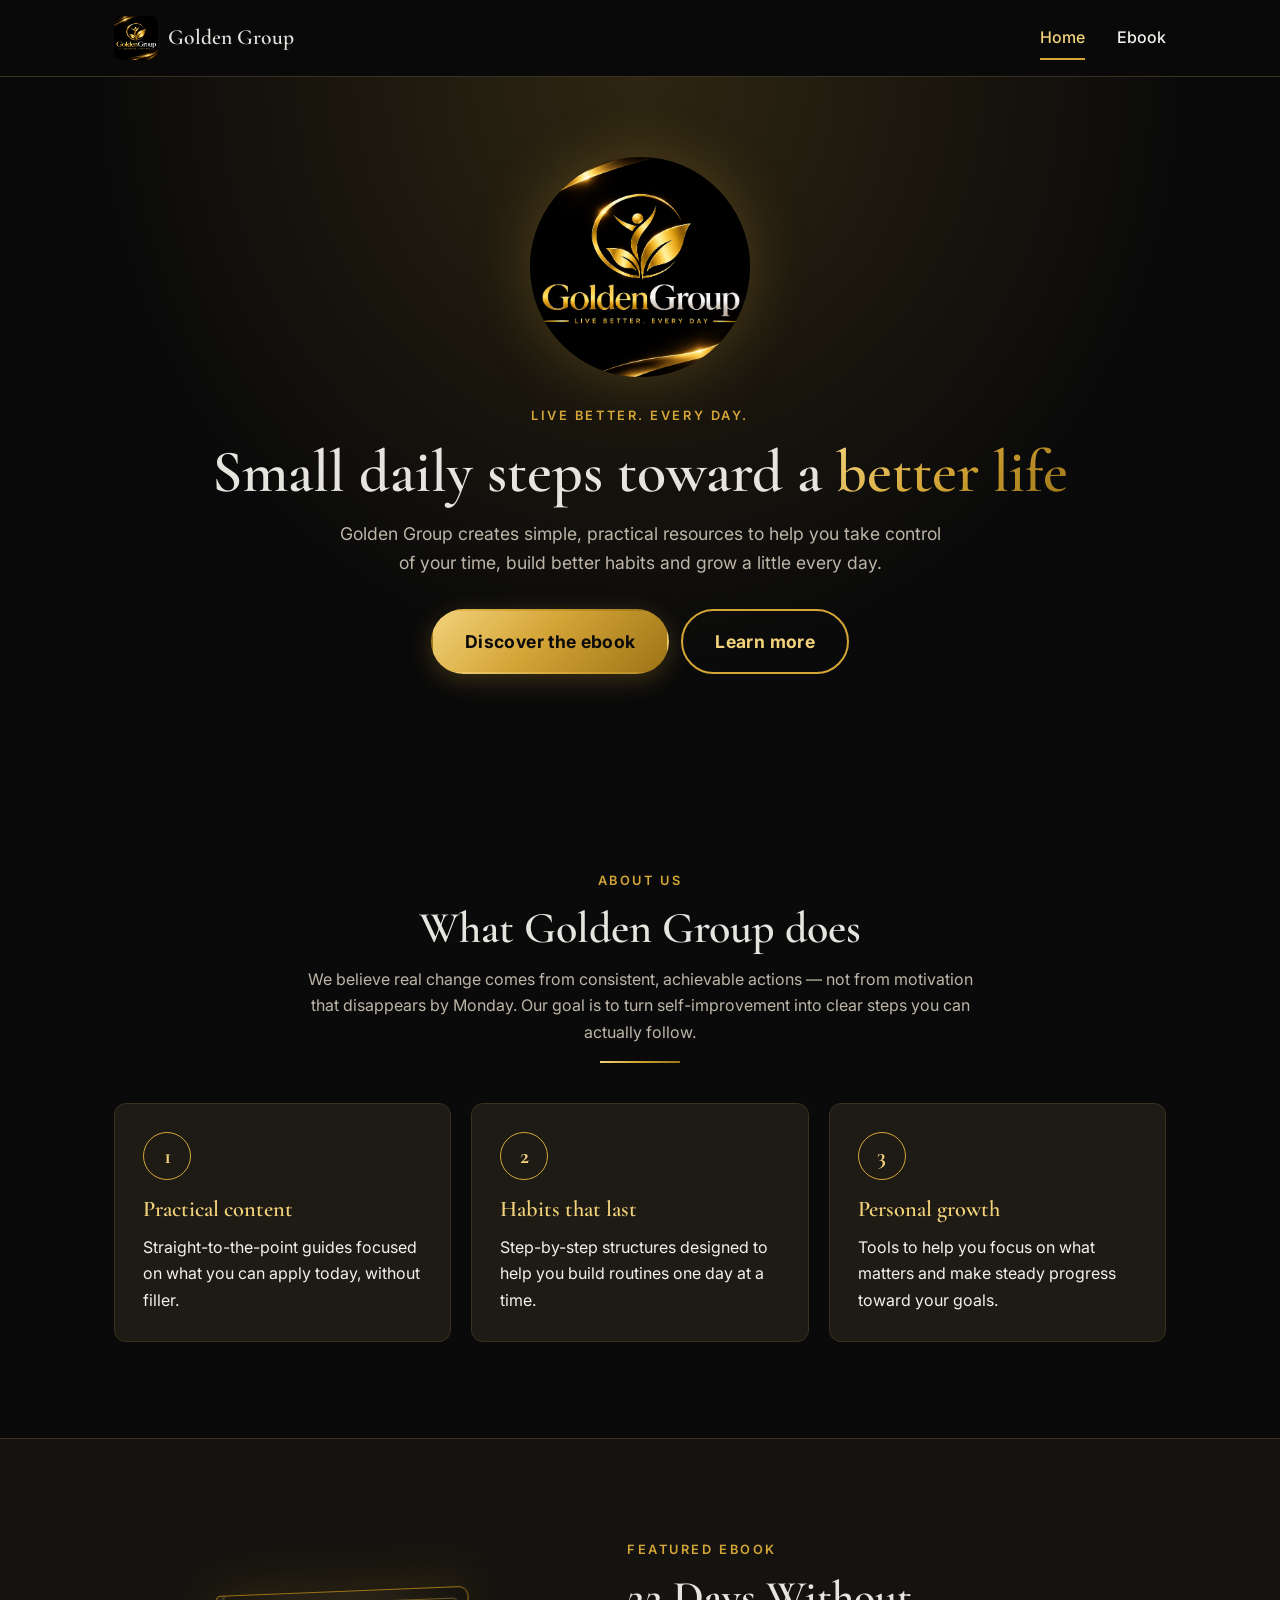
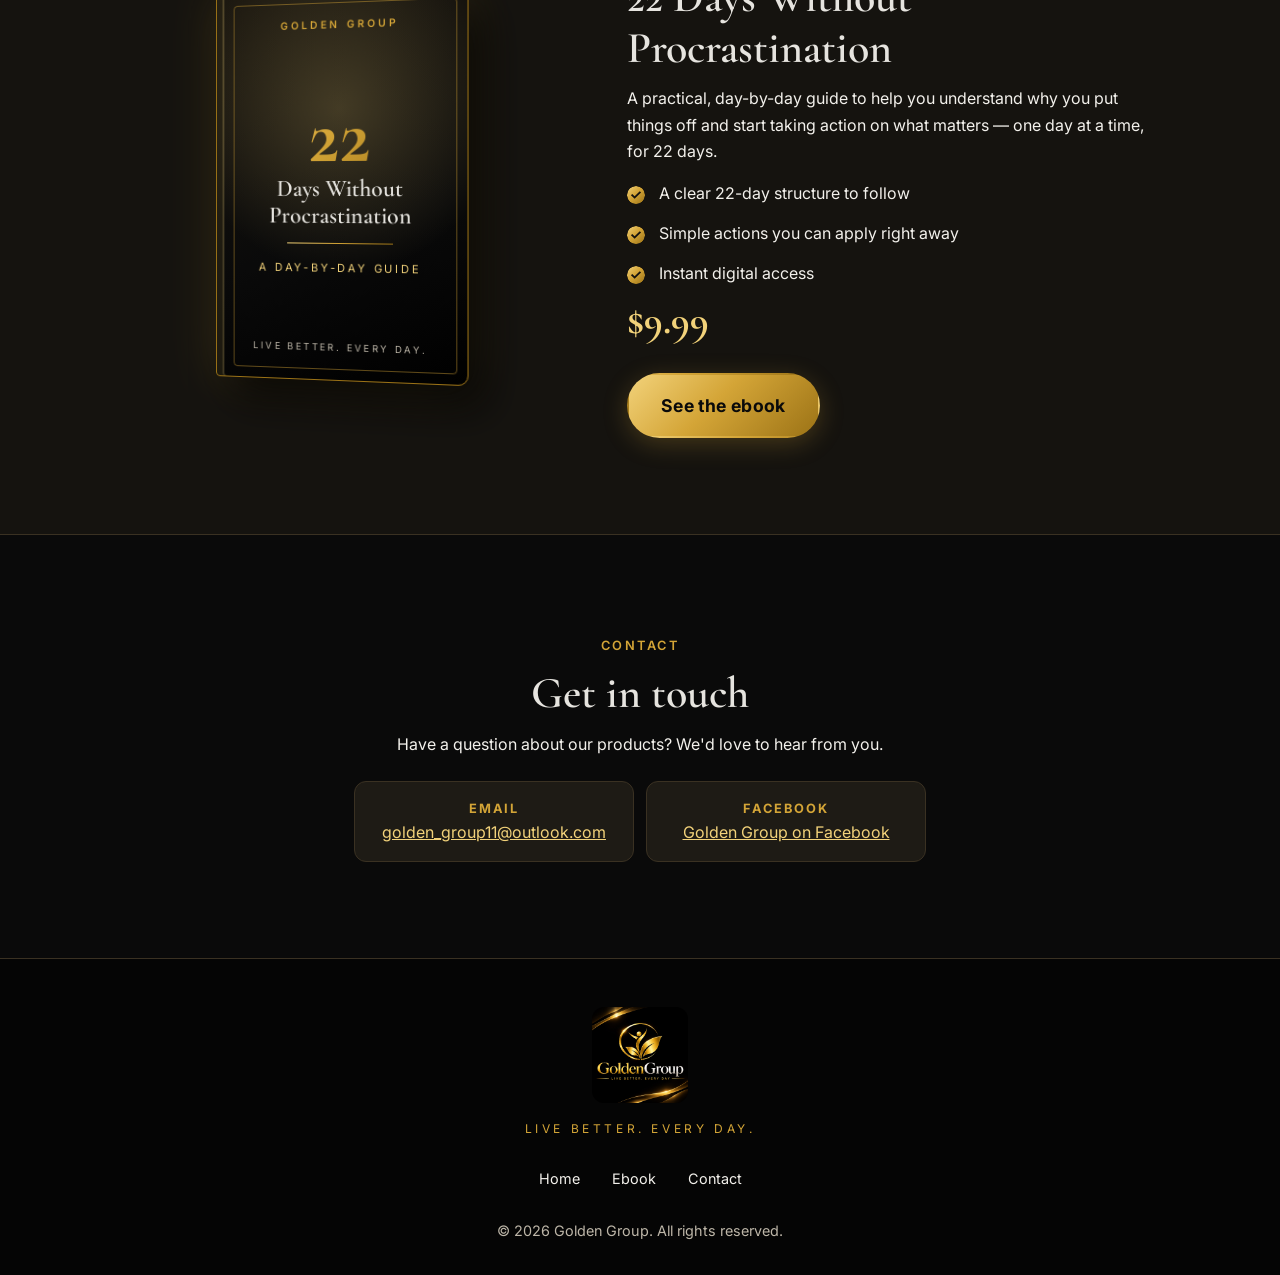
<file: index.html>
<!DOCTYPE html>
<html lang="en" class="no-js">
<head>
  <meta charset="UTF-8">
  <meta name="viewport" content="width=device-width, initial-scale=1">
  <title>Golden Group — Live Better. Every Day.</title>
  <meta name="description" content="Golden Group creates practical resources to help you build better habits and live better, every day.">
  <meta name="theme-color" content="#0a0a0a">

  <meta property="og:title" content="Golden Group — Live Better. Every Day.">
  <meta property="og:description" content="Practical resources to help you build better habits and live better, every day.">
  <meta property="og:type" content="website">
  <meta property="og:image" content="assets/logo.png">

  <link rel="icon" type="image/png" href="assets/favicon.png">
  <link rel="apple-touch-icon" href="assets/logo.png">

  <link rel="preconnect" href="https://fonts.googleapis.com">
  <link rel="preconnect" href="https://fonts.gstatic.com" crossorigin>
  <link href="https://fonts.googleapis.com/css2?family=Cormorant+Garamond:wght@500;600;700&family=Inter:wght@400;500;600;700&display=swap" rel="stylesheet">
  <link rel="stylesheet" href="css/style.css">
</head>
<body>
  <a class="skip-link" href="#main">Skip to content</a>

  <header class="site-header">
    <div class="container header-inner">
      <a class="brand" href="index.html">
        <img src="assets/logo.png" alt="" width="44" height="44">
        <span>Golden Group</span>
      </a>
      <button class="nav-toggle" type="button" aria-expanded="false" aria-controls="site-nav" aria-label="Open menu">
        <span class="nav-toggle-bar" aria-hidden="true"></span>
      </button>
      <nav id="site-nav" class="site-nav" aria-label="Main">
        <ul class="nav-list">
          <li><a href="index.html" aria-current="page">Home</a></li>
          <li><a href="ebook.html">Ebook</a></li>
        </ul>
      </nav>
    </div>
  </header>

  <main id="main">
    <!-- Hero -->
    <section class="hero" aria-labelledby="hero-title">
      <div class="container">
        <img class="hero-logo" src="assets/logo.png" alt="Golden Group logo" width="220" height="220">
        <span class="eyebrow">Live better. Every day.</span>
        <h1 id="hero-title">Small daily steps toward a <span class="text-gold">better life</span></h1>
        <p class="lead">
          Golden Group creates simple, practical resources to help you take control of your time,
          build better habits and grow a little every day.
        </p>
        <div class="hero-actions">
          <a class="btn btn-primary btn-lg" href="ebook.html">Discover the ebook</a>
          <a class="btn btn-outline btn-lg" href="#about">Learn more</a>
        </div>
      </div>
    </section>

    <!-- About -->
    <section id="about" class="section" aria-labelledby="about-title">
      <div class="container">
        <div class="section-header">
          <span class="eyebrow">About us</span>
          <h2 id="about-title">What Golden Group does</h2>
          <p>
            We believe real change comes from consistent, achievable actions — not from
            motivation that disappears by Monday. Our goal is to turn self-improvement into
            clear steps you can actually follow.
          </p>
          <hr class="divider">
        </div>

        <div class="grid grid-3">
          <article class="card">
            <span class="card-icon" aria-hidden="true">1</span>
            <h3>Practical content</h3>
            <p>Straight-to-the-point guides focused on what you can apply today, without filler.</p>
          </article>
          <article class="card">
            <span class="card-icon" aria-hidden="true">2</span>
            <h3>Habits that last</h3>
            <p>Step-by-step structures designed to help you build routines one day at a time.</p>
          </article>
          <article class="card">
            <span class="card-icon" aria-hidden="true">3</span>
            <h3>Personal growth</h3>
            <p>Tools to help you focus on what matters and make steady progress toward your goals.</p>
          </article>
        </div>
      </div>
    </section>

    <!-- Ebook highlight -->
    <section id="ebook" class="section section-alt" aria-labelledby="ebook-title">
      <div class="container feature">
        <div class="cover-wrap">
          <div class="ebook-cover" role="img" aria-label="Cover of the ebook 22 Days Without Procrastination, by Golden Group">
            <span class="cover-brand" aria-hidden="true">Golden Group</span>
            <div aria-hidden="true">
              <span class="cover-number text-gold">22</span>
              <span class="cover-title">Days Without Procrastination</span>
              <div class="cover-rule"></div>
              <span class="cover-sub">A day-by-day guide</span>
            </div>
            <span class="cover-footer" aria-hidden="true">Live better. Every day.</span>
          </div>
        </div>

        <div class="feature-body">
          <span class="eyebrow">Featured ebook</span>
          <h2 id="ebook-title">22 Days Without Procrastination</h2>
          <p>
            A practical, day-by-day guide to help you understand why you put things off and
            start taking action on what matters — one day at a time, for 22 days.
          </p>
          <ul class="check-list">
            <li>A clear 22-day structure to follow</li>
            <li>Simple actions you can apply right away</li>
            <li>Instant digital access</li>
          </ul>
          <p class="price" aria-label="Price: 9 dollars and 99 cents">$9.99</p>
          <a class="btn btn-primary btn-lg" href="ebook.html">See the ebook</a>
        </div>
      </div>
    </section>

    <!-- Contact -->
    <section id="contact" class="section" aria-labelledby="contact-title">
      <div class="container contact-box">
        <span class="eyebrow">Contact</span>
        <h2 id="contact-title">Get in touch</h2>
        <p>Have a question about our products? We'd love to hear from you.</p>
        <ul class="contact-list">
          <li>
            <strong>Email</strong>
            <a href="mailto:golden_group11@outlook.com">golden_group11@outlook.com</a>
          </li>
          <li>
            <strong>Facebook</strong>
            <a href="https://www.facebook.com/share/19aUTb1o5b/?mibextid=wwXIfr" target="_blank" rel="noopener noreferrer">Golden Group on Facebook<span class="visually-hidden"> (opens in a new tab)</span></a>
          </li>
        </ul>
      </div>
    </section>
  </main>

  <footer class="site-footer">
    <div class="container">
      <img class="footer-logo" src="assets/logo.png" alt="Golden Group logo" width="96" height="96" loading="lazy">
      <p class="footer-tagline">Live better. Every day.</p>
      <nav class="footer-nav" aria-label="Footer">
        <ul>
          <li><a href="index.html">Home</a></li>
          <li><a href="ebook.html">Ebook</a></li>
          <li><a href="index.html#contact">Contact</a></li>
        </ul>
      </nav>
      <p class="copyright">&copy; <span id="year">2026</span> Golden Group. All rights reserved.</p>
    </div>
  </footer>

  <script src="js/main.js"></script>
</body>
</html>
</file>
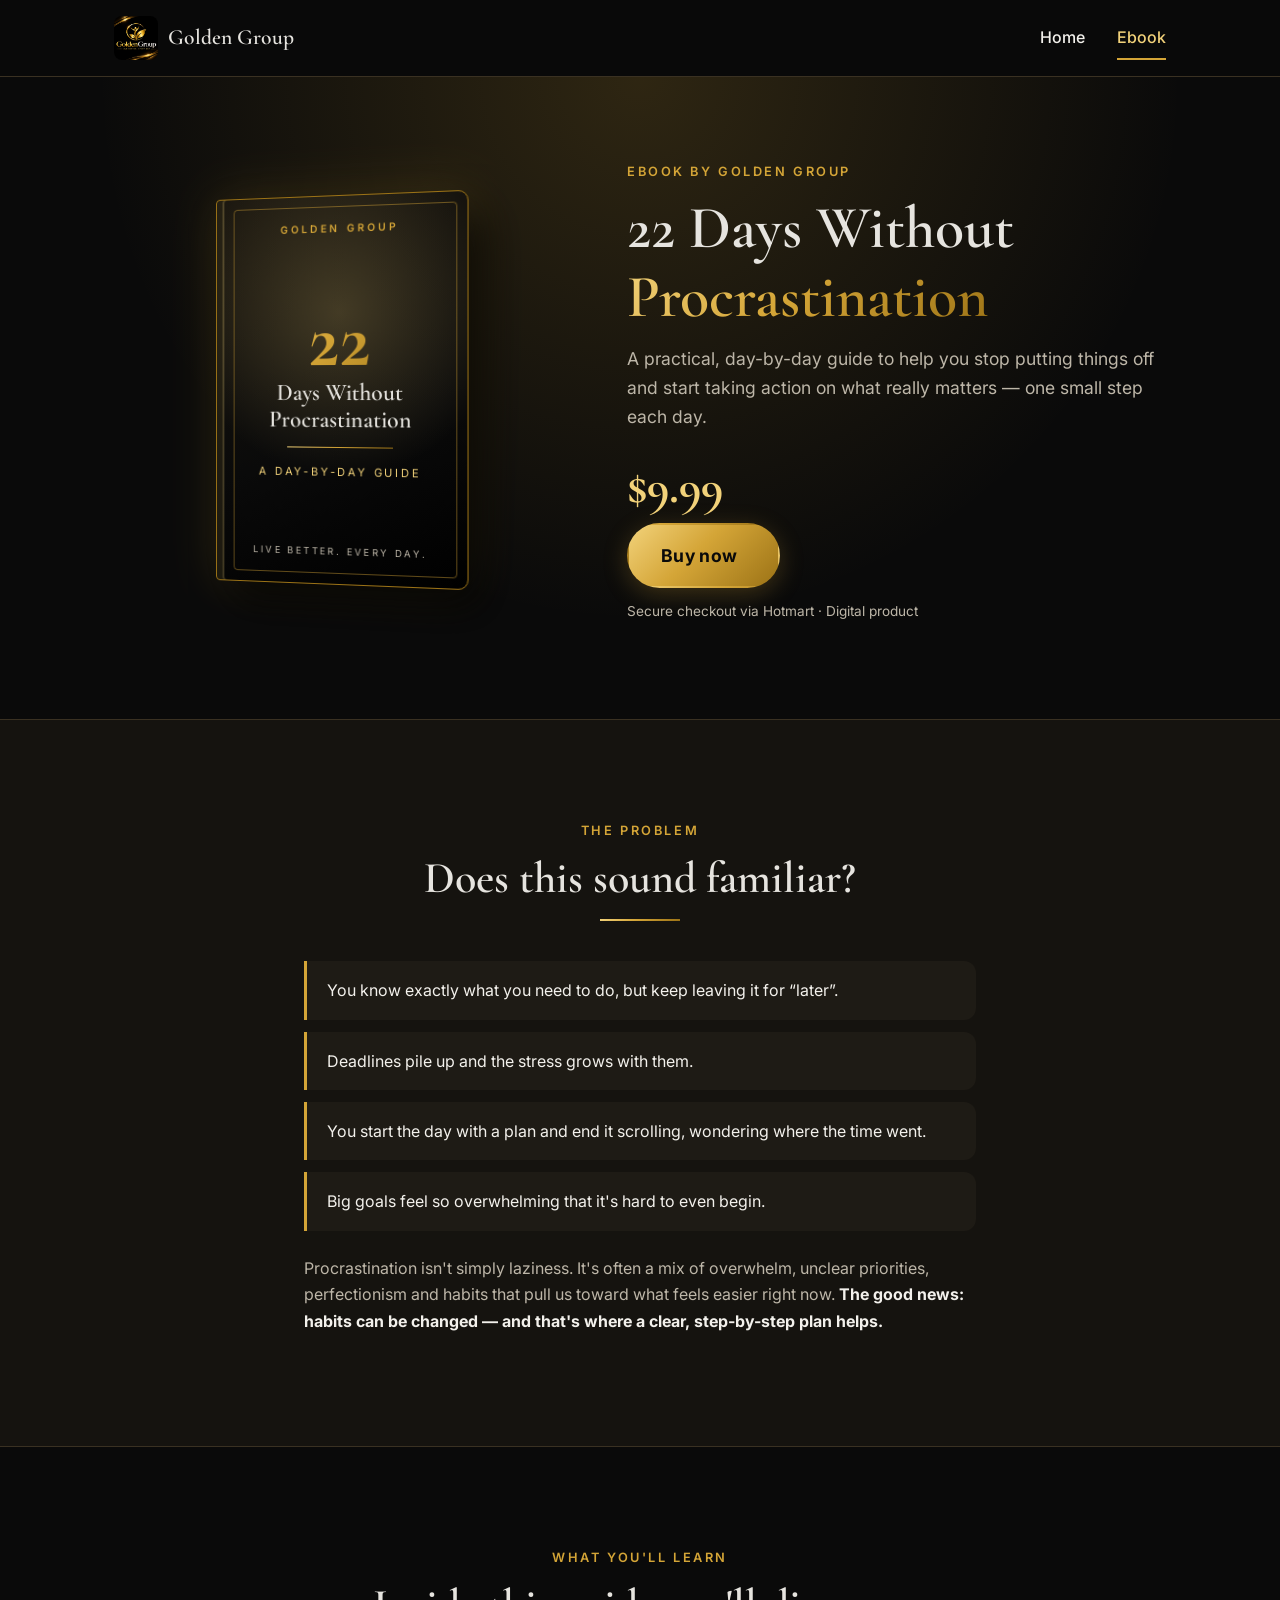
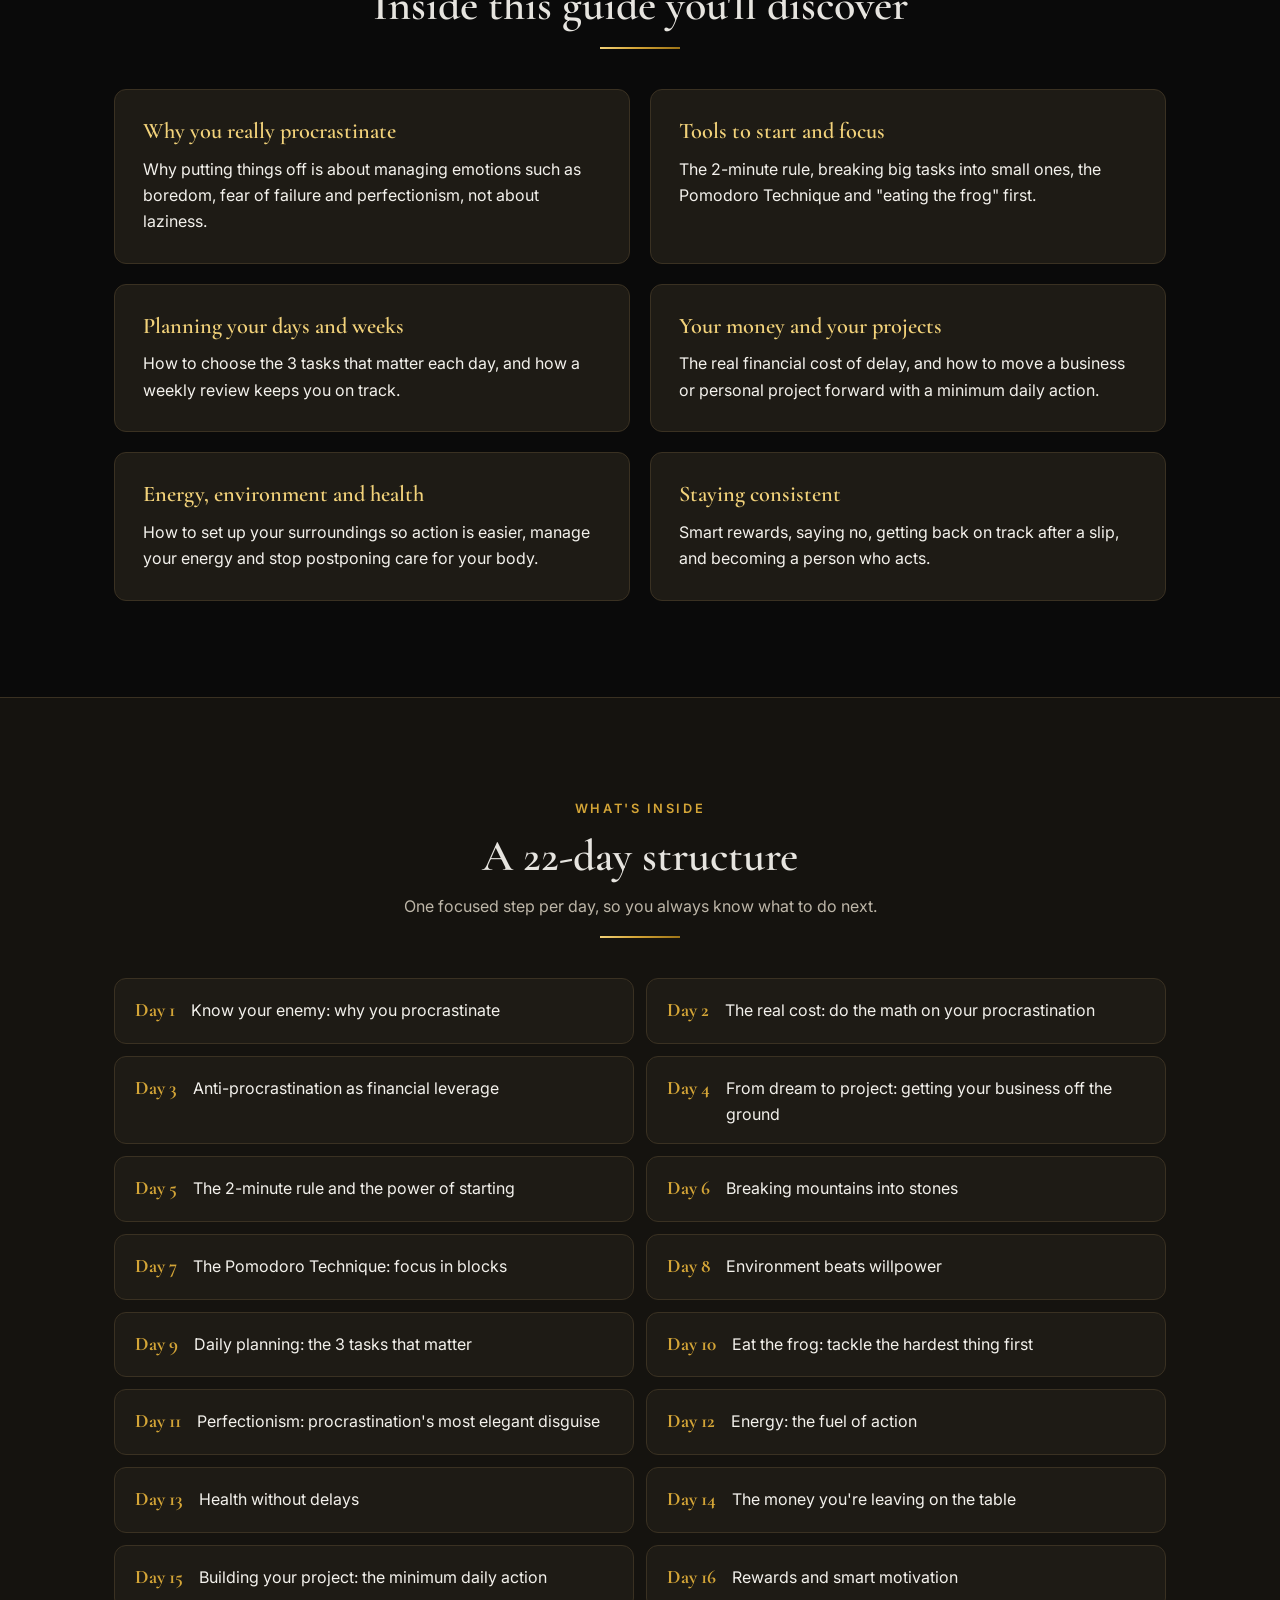
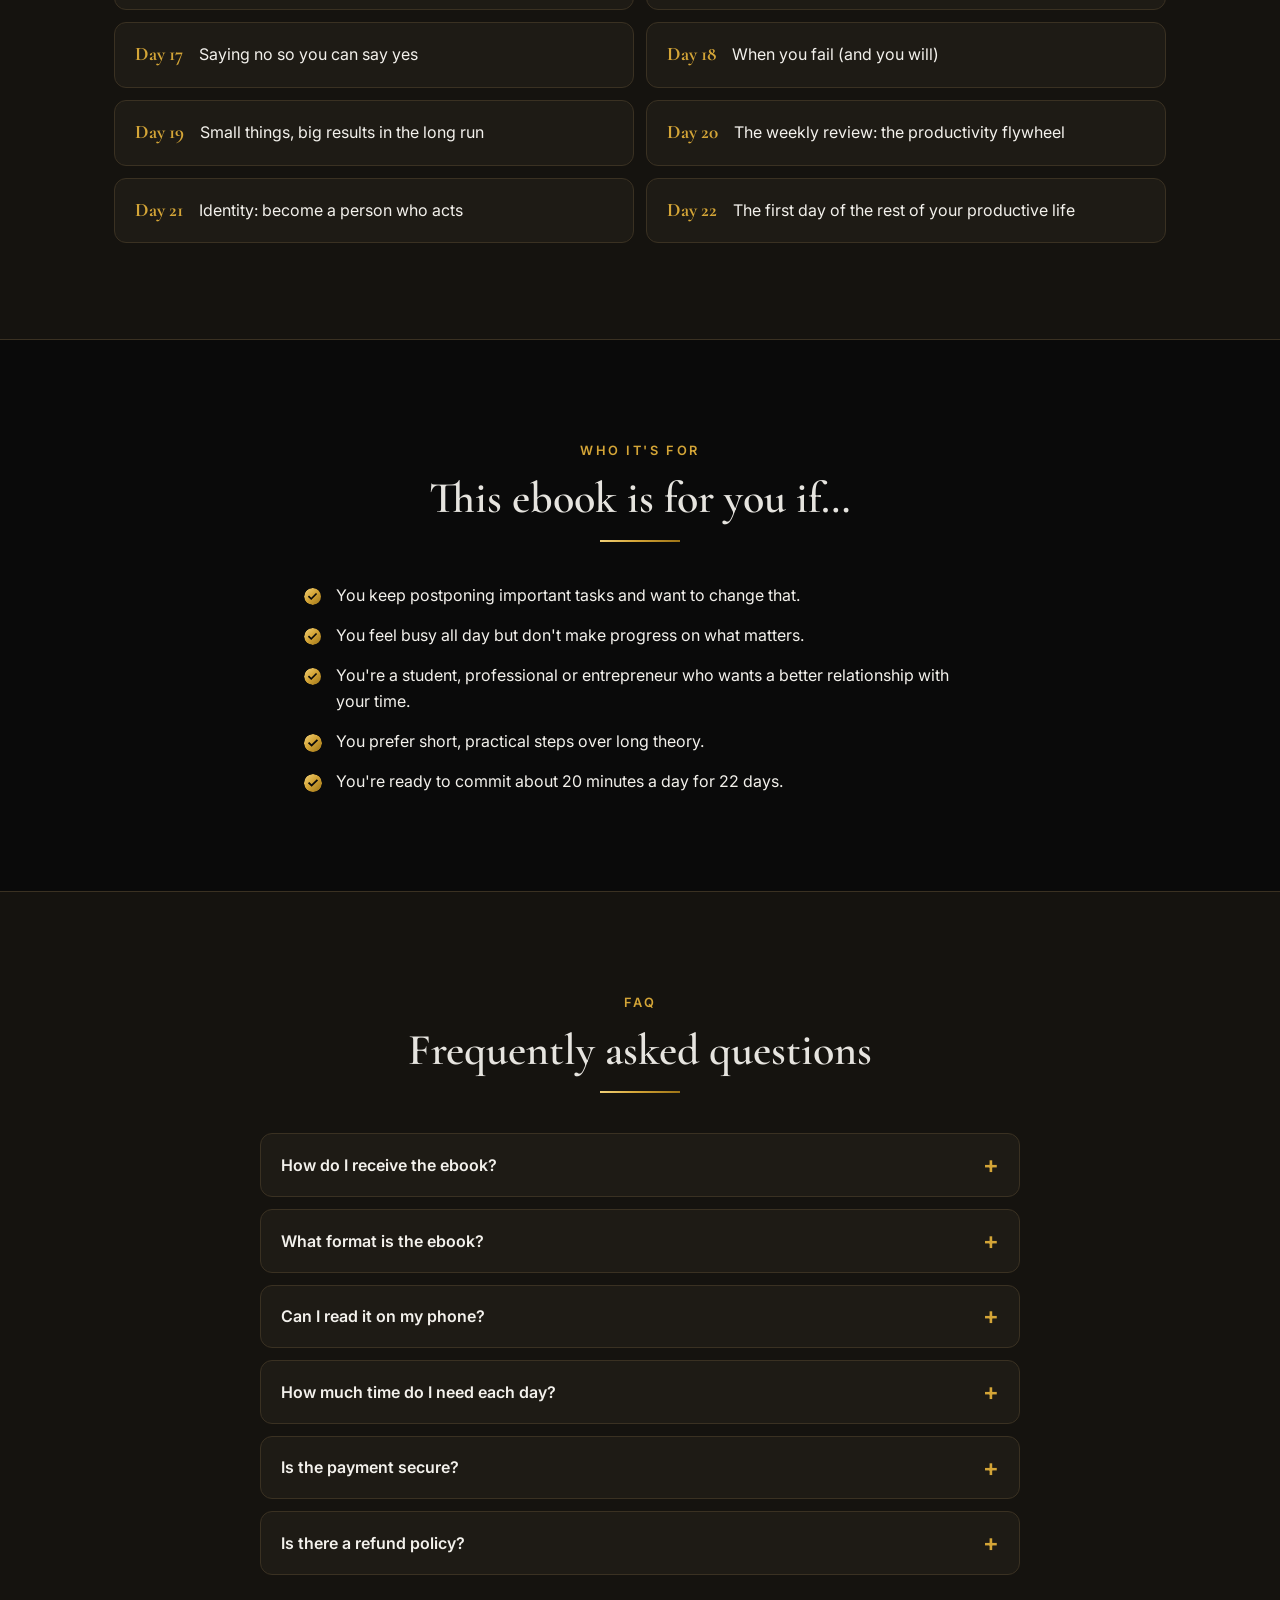
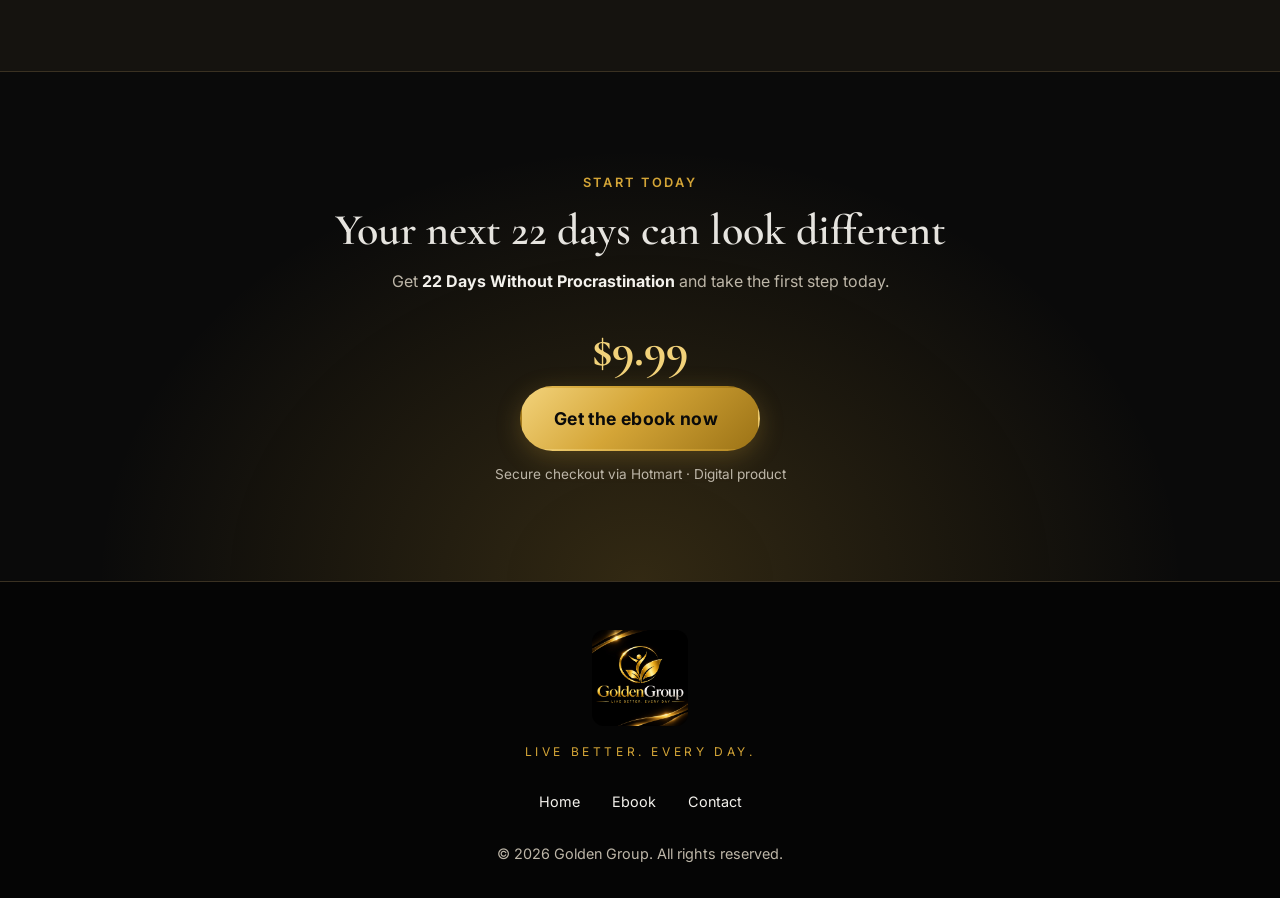
<file: ebook.html>
<!DOCTYPE html>
<html lang="en" class="no-js">
<head>
  <meta charset="UTF-8">
  <meta name="viewport" content="width=device-width, initial-scale=1">
  <title>22 Days Without Procrastination — Golden Group</title>
  <meta name="description" content="22 Days Without Procrastination: a practical day-by-day ebook by Golden Group to help you stop putting things off. Only $9.99.">
  <meta name="theme-color" content="#0a0a0a">

  <meta property="og:title" content="22 Days Without Procrastination — Golden Group">
  <meta property="og:description" content="A practical day-by-day ebook to help you stop putting things off. Only $9.99.">
  <meta property="og:type" content="product">
  <meta property="og:image" content="assets/logo.png">

  <link rel="icon" type="image/png" href="assets/favicon.png">
  <link rel="apple-touch-icon" href="assets/logo.png">

  <link rel="preconnect" href="https://fonts.googleapis.com">
  <link rel="preconnect" href="https://fonts.gstatic.com" crossorigin>
  <link href="https://fonts.googleapis.com/css2?family=Cormorant+Garamond:wght@500;600;700&family=Inter:wght@400;500;600;700&display=swap" rel="stylesheet">
  <link rel="stylesheet" href="css/style.css">
</head>
<body>
  <a class="skip-link" href="#main">Skip to content</a>

  <header class="site-header">
    <div class="container header-inner">
      <a class="brand" href="index.html">
        <img src="assets/logo.png" alt="" width="44" height="44">
        <span>Golden Group</span>
      </a>
      <button class="nav-toggle" type="button" aria-expanded="false" aria-controls="site-nav" aria-label="Open menu">
        <span class="nav-toggle-bar" aria-hidden="true"></span>
      </button>
      <nav id="site-nav" class="site-nav" aria-label="Main">
        <ul class="nav-list">
          <li><a href="index.html">Home</a></li>
          <li><a href="ebook.html" aria-current="page">Ebook</a></li>
        </ul>
      </nav>
    </div>
  </header>

  <main id="main">
    <!-- Hero / offer -->
    <section class="hero ebook-hero" aria-labelledby="ebook-title">
      <div class="container feature">
        <div class="cover-wrap">
          <div class="ebook-cover" role="img" aria-label="Cover of the ebook 22 Days Without Procrastination, by Golden Group">
            <span class="cover-brand" aria-hidden="true">Golden Group</span>
            <div aria-hidden="true">
              <span class="cover-number text-gold">22</span>
              <span class="cover-title">Days Without Procrastination</span>
              <div class="cover-rule"></div>
              <span class="cover-sub">A day-by-day guide</span>
            </div>
            <span class="cover-footer" aria-hidden="true">Live better. Every day.</span>
          </div>
        </div>

        <div class="feature-body">
          <span class="eyebrow">Ebook by Golden Group</span>
          <h1 id="ebook-title">22 Days Without <span class="text-gold">Procrastination</span></h1>
          <p class="lead">
            A practical, day-by-day guide to help you stop putting things off and start
            taking action on what really matters — one small step each day.
          </p>
          <div class="price-box">
            <span class="price-tag" aria-label="Price: 9 dollars and 99 cents">$9.99</span>
            <a class="btn btn-primary btn-lg" href="https://pay.hotmart.com/P107081521Q" target="_blank" rel="noopener">
              Buy now<span class="visually-hidden"> (opens in a new tab)</span>
            </a>
            <p class="price-note">Secure checkout via Hotmart · Digital product</p>
          </div>
        </div>
      </div>
    </section>

    <!-- The problem -->
    <section id="problem" class="section section-alt" aria-labelledby="problem-title">
      <div class="container prose">
        <div class="section-header">
          <span class="eyebrow">The problem</span>
          <h2 id="problem-title">Does this sound familiar?</h2>
          <hr class="divider">
        </div>
        <ul class="pain-list">
          <li>You know exactly what you need to do, but keep leaving it for “later”.</li>
          <li>Deadlines pile up and the stress grows with them.</li>
          <li>You start the day with a plan and end it scrolling, wondering where the time went.</li>
          <li>Big goals feel so overwhelming that it's hard to even begin.</li>
        </ul>
        <p>
          Procrastination isn't simply laziness. It's often a mix of overwhelm, unclear priorities,
          perfectionism and habits that pull us toward what feels easier right now.
          <strong>The good news: habits can be changed — and that's where a clear,
          step-by-step plan helps.</strong>
        </p>
      </div>
    </section>

    <!-- What you'll learn -->
    <section id="learn" class="section" aria-labelledby="learn-title">
      <div class="container">
        <div class="section-header">
          <span class="eyebrow">What you'll learn</span>
          <h2 id="learn-title">Inside this guide you'll discover</h2>
          <hr class="divider">
        </div>
        <div class="grid grid-2">
          <article class="card">
            <h3>Why you really procrastinate</h3>
            <p>Why putting things off is about managing emotions such as boredom, fear of failure and perfectionism, not about laziness.</p>
          </article>
          <article class="card">
            <h3>Tools to start and focus</h3>
            <p>The 2-minute rule, breaking big tasks into small ones, the Pomodoro Technique and "eating the frog" first.</p>
          </article>
          <article class="card">
            <h3>Planning your days and weeks</h3>
            <p>How to choose the 3 tasks that matter each day, and how a weekly review keeps you on track.</p>
          </article>
          <article class="card">
            <h3>Your money and your projects</h3>
            <p>The real financial cost of delay, and how to move a business or personal project forward with a minimum daily action.</p>
          </article>
          <article class="card">
            <h3>Energy, environment and health</h3>
            <p>How to set up your surroundings so action is easier, manage your energy and stop postponing care for your body.</p>
          </article>
          <article class="card">
            <h3>Staying consistent</h3>
            <p>Smart rewards, saying no, getting back on track after a slip, and becoming a person who acts.</p>
          </article>
        </div>
      </div>
    </section>

    <!-- What's inside -->
    <section id="inside" class="section section-alt" aria-labelledby="inside-title">
      <div class="container">
        <div class="section-header">
          <span class="eyebrow">What's inside</span>
          <h2 id="inside-title">A 22-day structure</h2>
          <p>One focused step per day, so you always know what to do next.</p>
          <hr class="divider">
        </div>

        <ol class="day-list">
          <li><span class="day">Day 1</span> <span>Know your enemy: why you procrastinate</span></li>
          <li><span class="day">Day 2</span> <span>The real cost: do the math on your procrastination</span></li>
          <li><span class="day">Day 3</span> <span>Anti-procrastination as financial leverage</span></li>
          <li><span class="day">Day 4</span> <span>From dream to project: getting your business off the ground</span></li>
          <li><span class="day">Day 5</span> <span>The 2-minute rule and the power of starting</span></li>
          <li><span class="day">Day 6</span> <span>Breaking mountains into stones</span></li>
          <li><span class="day">Day 7</span> <span>The Pomodoro Technique: focus in blocks</span></li>
          <li><span class="day">Day 8</span> <span>Environment beats willpower</span></li>
          <li><span class="day">Day 9</span> <span>Daily planning: the 3 tasks that matter</span></li>
          <li><span class="day">Day 10</span> <span>Eat the frog: tackle the hardest thing first</span></li>
          <li><span class="day">Day 11</span> <span>Perfectionism: procrastination's most elegant disguise</span></li>
          <li><span class="day">Day 12</span> <span>Energy: the fuel of action</span></li>
          <li><span class="day">Day 13</span> <span>Health without delays</span></li>
          <li><span class="day">Day 14</span> <span>The money you're leaving on the table</span></li>
          <li><span class="day">Day 15</span> <span>Building your project: the minimum daily action</span></li>
          <li><span class="day">Day 16</span> <span>Rewards and smart motivation</span></li>
          <li><span class="day">Day 17</span> <span>Saying no so you can say yes</span></li>
          <li><span class="day">Day 18</span> <span>When you fail (and you will)</span></li>
          <li><span class="day">Day 19</span> <span>Small things, big results in the long run</span></li>
          <li><span class="day">Day 20</span> <span>The weekly review: the productivity flywheel</span></li>
          <li><span class="day">Day 21</span> <span>Identity: become a person who acts</span></li>
          <li><span class="day">Day 22</span> <span>The first day of the rest of your productive life</span></li>
        </ol>
      </div>
    </section>

    <!-- Who it's for -->
    <section id="for-who" class="section" aria-labelledby="for-who-title">
      <div class="container prose">
        <div class="section-header">
          <span class="eyebrow">Who it's for</span>
          <h2 id="for-who-title">This ebook is for you if…</h2>
          <hr class="divider">
        </div>
        <ul class="check-list">
          <li>You keep postponing important tasks and want to change that.</li>
          <li>You feel busy all day but don't make progress on what matters.</li>
          <li>You're a student, professional or entrepreneur who wants a better relationship with your time.</li>
          <li>You prefer short, practical steps over long theory.</li>
          <li>You're ready to commit about 20 minutes a day for 22 days.</li>
        </ul>
      </div>
    </section>

    <!-- Testimonials (fill with real feedback only). Hidden until real testimonials exist:
         remove the "hidden" attribute below to show this section. -->
    <section id="testimonials" class="section section-alt" aria-labelledby="testimonials-title" hidden>
      <div class="container">
        <div class="section-header">
          <span class="eyebrow">Testimonials</span>
          <h2 id="testimonials-title">What readers say</h2>
          <hr class="divider">
        </div>
        <div class="grid grid-3">
          <blockquote class="testimonial">[TESTIMONIAL]</blockquote>
          <blockquote class="testimonial">[TESTIMONIAL]</blockquote>
          <blockquote class="testimonial">[TESTIMONIAL]</blockquote>
        </div>
      </div>
    </section>

    <!-- FAQ -->
    <section id="faq" class="section section-alt" aria-labelledby="faq-title">
      <div class="container">
        <div class="section-header">
          <span class="eyebrow">FAQ</span>
          <h2 id="faq-title">Frequently asked questions</h2>
          <hr class="divider">
        </div>
        <div class="faq">
          <details>
            <summary>How do I receive the ebook?</summary>
            <div class="answer">
              <p>The purchase is processed by Hotmart. Once your payment is confirmed, you'll receive access instructions at the email address you used at checkout.</p>
            </div>
          </details>
          <details>
            <summary>What format is the ebook?</summary>
            <div class="answer">
              <p>It's a PDF, so you can open it on almost any device.</p>
            </div>
          </details>
          <details>
            <summary>Can I read it on my phone?</summary>
            <div class="answer">
              <p>Yes. It's a digital product, so you can read it on your phone, tablet or computer.</p>
            </div>
          </details>
          <details>
            <summary>How much time do I need each day?</summary>
            <div class="answer">
              <p>About 20 minutes a day: one chapter, plus a short task to complete.</p>
            </div>
          </details>
          <details>
            <summary>Is the payment secure?</summary>
            <div class="answer">
              <p>Yes. Checkout happens on Hotmart, a platform for selling digital products. Golden Group never sees your card details.</p>
            </div>
          </details>
          <details>
            <summary>Is there a refund policy?</summary>
            <div class="answer">
              <p>Yes. You have a 7-day guarantee: if you request a refund through Hotmart within 7 days of your purchase, you get your money back.</p>
            </div>
          </details>
        </div>
      </div>
    </section>

    <!-- Final CTA -->
    <section class="section final-cta" aria-labelledby="cta-title">
      <div class="container">
        <div class="prose">
          <span class="eyebrow">Start today</span>
          <h2 id="cta-title">Your next 22 days can look different</h2>
          <p>Get <strong>22 Days Without Procrastination</strong> and take the first step today.</p>
        </div>
        <div class="price-box">
          <span class="price-tag" aria-label="Price: 9 dollars and 99 cents">$9.99</span>
          <a class="btn btn-primary btn-lg" href="https://pay.hotmart.com/P107081521Q" target="_blank" rel="noopener">
            Get the ebook now<span class="visually-hidden"> (opens in a new tab)</span>
          </a>
          <p class="price-note">Secure checkout via Hotmart · Digital product</p>
        </div>
      </div>
    </section>
  </main>

  <footer class="site-footer">
    <div class="container">
      <img class="footer-logo" src="assets/logo.png" alt="Golden Group logo" width="96" height="96" loading="lazy">
      <p class="footer-tagline">Live better. Every day.</p>
      <nav class="footer-nav" aria-label="Footer">
        <ul>
          <li><a href="index.html">Home</a></li>
          <li><a href="ebook.html">Ebook</a></li>
          <li><a href="index.html#contact">Contact</a></li>
        </ul>
      </nav>
      <p class="copyright">&copy; <span id="year">2026</span> Golden Group. All rights reserved.</p>
    </div>
  </footer>

  <script src="js/main.js"></script>
</body>
</html>
</file>
<file: css/style.css>
/* ==========================================================================
   Golden Group — global styles (mobile first)
   Palette taken from the logo: deep black, metallic gold, silver-white.
   ========================================================================== */

:root {
  --color-bg: #0a0a0a;
  --color-surface: #15130f;
  --color-surface-2: #1e1b15;
  --color-border: #3a3122;

  --color-gold: #d4a537;
  --color-gold-light: #f2d27a;
  --color-gold-deep: #9c7316;
  --color-silver: #e6e4df;

  --color-text: #f3f1ec;
  --color-text-muted: #bdb6a8;

  --gradient-gold: linear-gradient(135deg, #f2d27a 0%, #d4a537 45%, #9c7316 100%);

  --font-heading: "Cormorant Garamond", Georgia, "Times New Roman", serif;
  --font-body: "Inter", system-ui, -apple-system, "Segoe UI", Roboto, sans-serif;

  --radius: 12px;
  --container: 1100px;
  --gutter: 1rem;
  --header-h: 64px;
}

/* ---------- Reset / base ---------- */
*,
*::before,
*::after {
  box-sizing: border-box;
}

html {
  scroll-behavior: smooth;
  scroll-padding-top: calc(var(--header-h) + 1rem);
}

@media (prefers-reduced-motion: reduce) {
  html {
    scroll-behavior: auto;
  }
  *,
  *::before,
  *::after {
    transition: none !important;
    animation: none !important;
  }
}

body {
  margin: 0;
  background: var(--color-bg);
  color: var(--color-text);
  font-family: var(--font-body);
  font-size: 1rem;
  line-height: 1.65;
  -webkit-font-smoothing: antialiased;
}

img {
  max-width: 100%;
  display: block;
}

a {
  color: var(--color-gold-light);
}

a:hover {
  color: var(--color-gold);
}

h1,
h2,
h3 {
  font-family: var(--font-heading);
  font-weight: 600;
  line-height: 1.15;
  margin: 0 0 0.75rem;
  color: var(--color-silver);
}

h1 {
  font-size: clamp(2.25rem, 8vw, 3.75rem);
}

h2 {
  font-size: clamp(1.85rem, 6vw, 2.75rem);
}

h3 {
  font-size: 1.4rem;
}

p {
  margin: 0 0 1rem;
}

:focus-visible {
  outline: 3px solid var(--color-gold-light);
  outline-offset: 3px;
  border-radius: 4px;
}

.visually-hidden {
  position: absolute !important;
  width: 1px;
  height: 1px;
  padding: 0;
  margin: -1px;
  overflow: hidden;
  clip: rect(0, 0, 0, 0);
  white-space: nowrap;
  border: 0;
}

.skip-link {
  position: absolute;
  left: var(--gutter);
  top: -100px;
  z-index: 100;
  padding: 0.75rem 1rem;
  background: var(--color-gold);
  color: var(--color-bg);
  font-weight: 600;
  border-radius: var(--radius);
  text-decoration: none;
}

.skip-link:focus {
  top: 0.5rem;
  color: var(--color-bg);
}

.container {
  width: 100%;
  max-width: var(--container);
  margin: 0 auto;
  padding: 0 var(--gutter);
}

.text-gold {
  background: var(--gradient-gold);
  -webkit-background-clip: text;
  background-clip: text;
  color: var(--color-gold);
  -webkit-text-fill-color: transparent;
}

.eyebrow {
  display: inline-block;
  margin-bottom: 0.75rem;
  font-size: 0.8rem;
  font-weight: 600;
  letter-spacing: 0.2em;
  text-transform: uppercase;
  color: var(--color-gold);
}

.placeholder {
  display: inline-block;
  padding: 0.1rem 0.4rem;
  border: 1px dashed var(--color-gold);
  border-radius: 4px;
  font-family: ui-monospace, SFMono-Regular, Menlo, monospace;
  font-size: 0.9em;
  color: var(--color-gold-light);
}

/* ---------- Buttons ---------- */
.btn {
  display: inline-flex;
  align-items: center;
  justify-content: center;
  gap: 0.5rem;
  min-height: 48px;
  padding: 0.8rem 1.6rem;
  border: 2px solid transparent;
  border-radius: 999px;
  font-family: var(--font-body);
  font-size: 1rem;
  font-weight: 700;
  letter-spacing: 0.02em;
  text-decoration: none;
  cursor: pointer;
  transition: transform 0.15s ease, box-shadow 0.15s ease, background 0.15s ease;
}

.btn-primary {
  background: var(--gradient-gold);
  color: #0a0a0a;
  box-shadow: 0 6px 24px rgba(212, 165, 55, 0.25);
}

.btn-primary:hover {
  color: #0a0a0a;
  transform: translateY(-2px);
  box-shadow: 0 10px 30px rgba(212, 165, 55, 0.4);
}

.btn-outline {
  border-color: var(--color-gold);
  color: var(--color-gold-light);
  background: transparent;
}

.btn-outline:hover {
  background: rgba(212, 165, 55, 0.12);
  color: var(--color-gold-light);
}

.btn-lg {
  min-height: 56px;
  padding: 1rem 2rem;
  font-size: 1.1rem;
}

.btn-block {
  width: 100%;
}

/* ---------- Header / navigation ---------- */
.site-header {
  position: sticky;
  top: 0;
  z-index: 50;
  background: rgba(10, 10, 10, 0.92);
  backdrop-filter: blur(8px);
  border-bottom: 1px solid var(--color-border);
}

.header-inner {
  display: flex;
  align-items: center;
  justify-content: space-between;
  min-height: var(--header-h);
}

.brand {
  display: inline-flex;
  align-items: center;
  gap: 0.6rem;
  text-decoration: none;
  color: var(--color-silver);
  font-family: var(--font-heading);
  font-size: 1.35rem;
  font-weight: 600;
}

.brand img {
  width: 44px;
  height: 44px;
  border-radius: 8px;
  object-fit: cover;
}

.nav-toggle {
  display: inline-flex;
  align-items: center;
  justify-content: center;
  width: 48px;
  height: 48px;
  padding: 0;
  background: transparent;
  border: 1px solid var(--color-border);
  border-radius: 10px;
  color: var(--color-gold-light);
  cursor: pointer;
}

.nav-toggle-bar,
.nav-toggle-bar::before,
.nav-toggle-bar::after {
  display: block;
  width: 22px;
  height: 2px;
  background: currentColor;
  border-radius: 2px;
  position: relative;
  transition: transform 0.2s ease, background 0.2s ease;
}

.nav-toggle-bar::before,
.nav-toggle-bar::after {
  content: "";
  position: absolute;
  left: 0;
}

.nav-toggle-bar::before {
  top: -7px;
}

.nav-toggle-bar::after {
  top: 7px;
}

.nav-toggle[aria-expanded="true"] .nav-toggle-bar {
  background: transparent;
}

.nav-toggle[aria-expanded="true"] .nav-toggle-bar::before {
  transform: translateY(7px) rotate(45deg);
}

.nav-toggle[aria-expanded="true"] .nav-toggle-bar::after {
  transform: translateY(-7px) rotate(-45deg);
}

.site-nav {
  display: none;
  position: absolute;
  top: 100%;
  left: 0;
  right: 0;
  background: var(--color-bg);
  border-bottom: 1px solid var(--color-border);
}

.site-nav.is-open {
  display: block;
}

/* Without JS the menu is always visible */
.no-js .site-nav {
  display: block;
  position: static;
  border: 0;
}

.no-js .nav-toggle {
  display: none;
}

.nav-list {
  list-style: none;
  margin: 0;
  padding: 0.5rem var(--gutter) 1rem;
}

.nav-list a {
  display: block;
  padding: 0.85rem 0.25rem;
  color: var(--color-text);
  text-decoration: none;
  font-weight: 500;
  border-bottom: 1px solid var(--color-border);
}

.nav-list li:last-child a {
  border-bottom: 0;
}

.nav-list a:hover,
.nav-list a[aria-current="page"] {
  color: var(--color-gold-light);
}

/* ---------- Sections ---------- */
.section {
  padding: 4rem 0;
}

.section-alt {
  background: var(--color-surface);
  border-top: 1px solid var(--color-border);
  border-bottom: 1px solid var(--color-border);
}

.section-header {
  max-width: 680px;
  margin: 0 auto 2.5rem;
  text-align: center;
}

.section-header p {
  color: var(--color-text-muted);
}

.divider {
  width: 80px;
  height: 2px;
  margin: 1rem auto 0;
  background: var(--gradient-gold);
  border: 0;
}

/* ---------- Hero ---------- */
.hero {
  position: relative;
  padding: 3.5rem 0 4rem;
  overflow: hidden;
  text-align: center;
  background:
    radial-gradient(ellipse at 50% 0%, rgba(212, 165, 55, 0.18), transparent 60%),
    var(--color-bg);
}

.hero-logo {
  width: 180px;
  height: 180px;
  margin: 0 auto 1.5rem;
  border-radius: 50%;
  object-fit: cover;
  box-shadow: 0 0 60px rgba(212, 165, 55, 0.25);
}

.hero .lead {
  max-width: 620px;
  margin: 0 auto 2rem;
  font-size: 1.1rem;
  color: var(--color-text-muted);
}

.hero-actions {
  display: flex;
  flex-direction: column;
  gap: 0.75rem;
  align-items: stretch;
  max-width: 360px;
  margin: 0 auto;
}

/* ---------- Cards / grids ---------- */
.grid {
  display: grid;
  gap: 1.25rem;
}

.card {
  padding: 1.75rem;
  background: var(--color-surface-2);
  border: 1px solid var(--color-border);
  border-radius: var(--radius);
}

.card h3 {
  color: var(--color-gold-light);
}

.card p:last-child {
  margin-bottom: 0;
}

.card-icon {
  display: inline-flex;
  align-items: center;
  justify-content: center;
  width: 48px;
  height: 48px;
  margin-bottom: 1rem;
  border-radius: 50%;
  border: 1px solid var(--color-gold);
  color: var(--color-gold-light);
  font-family: var(--font-heading);
  font-size: 1.4rem;
  font-weight: 700;
}

/* ---------- Ebook feature (home) ---------- */
.feature {
  display: grid;
  gap: 2.5rem;
  align-items: center;
}

.feature-body .price {
  font-family: var(--font-heading);
  font-size: 2.5rem;
  font-weight: 700;
  color: var(--color-gold-light);
  margin-bottom: 1.25rem;
}

/* ---------- Ebook cover mockup (pure HTML/CSS) ---------- */
.cover-wrap {
  display: flex;
  justify-content: center;
  perspective: 1200px;
}

.ebook-cover {
  position: relative;
  width: min(260px, 75vw);
  aspect-ratio: 2 / 3;
  padding: 1.5rem 1.25rem;
  display: flex;
  flex-direction: column;
  justify-content: space-between;
  text-align: center;
  color: var(--color-text);
  background:
    radial-gradient(circle at 50% 30%, rgba(242, 210, 122, 0.22), transparent 55%),
    linear-gradient(160deg, #1c1810 0%, #0a0a0a 60%, #000 100%);
  border: 1px solid var(--color-gold-deep);
  border-radius: 4px 10px 10px 4px;
  box-shadow:
    inset 6px 0 0 rgba(0, 0, 0, 0.55),
    inset 8px 0 0 rgba(242, 210, 122, 0.25),
    18px 22px 40px rgba(0, 0, 0, 0.7),
    0 0 50px rgba(212, 165, 55, 0.18);
  transform: rotateY(-14deg);
  transition: transform 0.4s ease;
}

.ebook-cover:hover {
  transform: rotateY(-4deg);
}

.ebook-cover::before {
  content: "";
  position: absolute;
  inset: 10px 10px 10px 18px;
  border: 1px solid rgba(212, 165, 55, 0.45);
  border-radius: 4px;
  pointer-events: none;
}

.cover-brand {
  font-size: 0.65rem;
  font-weight: 600;
  letter-spacing: 0.3em;
  text-transform: uppercase;
  color: var(--color-gold);
}

.cover-number {
  display: block;
  font-family: var(--font-heading);
  font-size: 5rem;
  font-weight: 700;
  line-height: 1;
}

.cover-title {
  display: block;
  font-family: var(--font-heading);
  font-size: 1.5rem;
  font-weight: 600;
  line-height: 1.1;
  color: var(--color-silver);
}

.cover-sub {
  display: block;
  margin-top: 0.4rem;
  font-size: 0.7rem;
  letter-spacing: 0.25em;
  text-transform: uppercase;
  color: var(--color-gold-light);
}

.cover-rule {
  width: 50%;
  height: 1px;
  margin: 0.9rem auto;
  background: var(--gradient-gold);
}

.cover-footer {
  font-size: 0.6rem;
  letter-spacing: 0.25em;
  text-transform: uppercase;
  color: var(--color-text-muted);
}

/* ---------- Lists ---------- */
.check-list {
  list-style: none;
  margin: 0;
  padding: 0;
  display: grid;
  gap: 0.85rem;
}

.check-list li {
  position: relative;
  padding-left: 2rem;
}

.check-list li::before {
  content: "";
  position: absolute;
  left: 0;
  top: 0.35em;
  width: 1.1rem;
  height: 1.1rem;
  border-radius: 50%;
  background: var(--gradient-gold);
  -webkit-mask: url("data:image/svg+xml,%3Csvg xmlns='http://www.w3.org/2000/svg' viewBox='0 0 20 20'%3E%3Cpath d='M10 0a10 10 0 1 0 0 20 10 10 0 0 0 0-20zm-1.5 14.2-4-4 1.4-1.4 2.6 2.6 5.6-5.6 1.4 1.4-7 7z'/%3E%3C/svg%3E") center / contain no-repeat;
  mask: url("data:image/svg+xml,%3Csvg xmlns='http://www.w3.org/2000/svg' viewBox='0 0 20 20'%3E%3Cpath d='M10 0a10 10 0 1 0 0 20 10 10 0 0 0 0-20zm-1.5 14.2-4-4 1.4-1.4 2.6 2.6 5.6-5.6 1.4 1.4-7 7z'/%3E%3C/svg%3E") center / contain no-repeat;
}

/* ---------- Contact ---------- */
.contact-box {
  max-width: 620px;
  margin: 0 auto;
  text-align: center;
}

.contact-list {
  list-style: none;
  margin: 1.5rem 0 0;
  padding: 0;
  display: grid;
  gap: 0.75rem;
}

.contact-list li {
  padding: 1rem;
  background: var(--color-surface-2);
  border: 1px solid var(--color-border);
  border-radius: var(--radius);
}

.contact-list strong {
  display: block;
  font-size: 0.8rem;
  letter-spacing: 0.15em;
  text-transform: uppercase;
  color: var(--color-gold);
}

/* ---------- Ebook page ---------- */
.ebook-hero {
  text-align: left;
}

.ebook-hero .feature-body {
  text-align: center;
}

.price-box {
  display: flex;
  flex-direction: column;
  gap: 0.75rem;
  align-items: center;
  margin-top: 1.5rem;
}

.price-tag {
  font-family: var(--font-heading);
  font-size: 3rem;
  font-weight: 700;
  line-height: 1;
  color: var(--color-gold-light);
}

.price-note {
  font-size: 0.85rem;
  color: var(--color-text-muted);
  margin: 0;
}

.prose {
  max-width: 720px;
  margin: 0 auto;
}

.prose p {
  color: var(--color-text-muted);
}

.prose strong {
  color: var(--color-text);
}

.pain-list li {
  padding: 1rem 1.25rem;
  background: var(--color-surface-2);
  border-left: 3px solid var(--color-gold);
  border-radius: 0 var(--radius) var(--radius) 0;
  list-style: none;
}

.pain-list {
  display: grid;
  gap: 0.75rem;
  margin: 1.5rem 0;
  padding: 0;
}

.placeholder-block {
  padding: 2rem 1.25rem;
  border: 2px dashed var(--color-gold);
  border-radius: var(--radius);
  text-align: center;
  font-family: ui-monospace, SFMono-Regular, Menlo, monospace;
  color: var(--color-gold-light);
  background: rgba(212, 165, 55, 0.05);
}

.day-list {
  list-style: none;
  margin: 0;
  padding: 0;
  display: grid;
  gap: 0.75rem;
}

.day-list li {
  display: flex;
  gap: 1rem;
  align-items: baseline;
  padding: 1rem 1.25rem;
  background: var(--color-surface-2);
  border: 1px solid var(--color-border);
  border-radius: var(--radius);
}

.day-list .day {
  flex-shrink: 0;
  font-family: var(--font-heading);
  font-weight: 700;
  font-size: 1.2rem;
  color: var(--color-gold);
}

.testimonial {
  margin: 0;
  padding: 1.5rem;
  background: var(--color-surface-2);
  border: 1px dashed var(--color-gold);
  border-radius: var(--radius);
  text-align: center;
  color: var(--color-gold-light);
  font-family: ui-monospace, SFMono-Regular, Menlo, monospace;
}

/* FAQ — native <details> for built-in accessibility */
.faq {
  max-width: 760px;
  margin: 0 auto;
  display: grid;
  gap: 0.75rem;
}

.faq details {
  background: var(--color-surface-2);
  border: 1px solid var(--color-border);
  border-radius: var(--radius);
}

.faq details[open] {
  border-color: var(--color-gold-deep);
}

.faq summary {
  position: relative;
  padding: 1.1rem 3rem 1.1rem 1.25rem;
  font-weight: 600;
  cursor: pointer;
  list-style: none;
}

.faq summary::-webkit-details-marker {
  display: none;
}

.faq summary::after {
  content: "+";
  position: absolute;
  right: 1.25rem;
  top: 50%;
  transform: translateY(-50%);
  font-size: 1.5rem;
  line-height: 1;
  color: var(--color-gold);
}

.faq details[open] summary::after {
  content: "\2212";
}

.faq .answer {
  padding: 0 1.25rem 1.25rem;
  color: var(--color-text-muted);
}

.faq .answer p:last-child {
  margin-bottom: 0;
}

.final-cta {
  text-align: center;
  background:
    radial-gradient(ellipse at 50% 100%, rgba(212, 165, 55, 0.2), transparent 60%),
    var(--color-bg);
}

.final-cta .prose {
  margin-bottom: 2rem;
}

/* ---------- Footer ---------- */
.site-footer {
  padding: 3rem 0 2rem;
  border-top: 1px solid var(--color-border);
  background: #050505;
  text-align: center;
  color: var(--color-text-muted);
  font-size: 0.9rem;
}

.footer-logo {
  width: 96px;
  height: 96px;
  margin: 0 auto 1rem;
  border-radius: 12px;
  object-fit: cover;
}

.footer-tagline {
  font-size: 0.75rem;
  letter-spacing: 0.3em;
  text-transform: uppercase;
  color: var(--color-gold);
}

.footer-nav ul {
  list-style: none;
  display: flex;
  justify-content: center;
  gap: 1.5rem;
  margin: 1.25rem 0;
  padding: 0;
}

.footer-nav a {
  display: inline-block;
  padding: 0.5rem 0.25rem;
  color: var(--color-text);
  text-decoration: none;
}

.footer-nav a:hover {
  color: var(--color-gold-light);
}

.copyright {
  margin: 0;
}

/* ==========================================================================
   Larger screens
   ========================================================================== */
@media (min-width: 640px) {
  :root {
    --gutter: 1.5rem;
  }

  .hero-actions {
    flex-direction: row;
    justify-content: center;
    max-width: none;
  }

  .grid-2 {
    grid-template-columns: repeat(2, 1fr);
  }

  .contact-list {
    grid-template-columns: repeat(2, 1fr);
  }
}

@media (min-width: 900px) {
  :root {
    --header-h: 76px;
  }

  .section {
    padding: 6rem 0;
  }

  .hero {
    padding: 5rem 0 6rem;
  }

  .hero-logo {
    width: 220px;
    height: 220px;
  }

  .nav-toggle {
    display: none;
  }

  .site-nav,
  .no-js .site-nav {
    display: block;
    position: static;
    background: transparent;
    border: 0;
  }

  .nav-list {
    display: flex;
    gap: 2rem;
    padding: 0;
  }

  .nav-list a {
    padding: 0.5rem 0;
    border-bottom: 2px solid transparent;
  }

  .nav-list li:last-child a {
    border-bottom: 2px solid transparent;
  }

  .nav-list a[aria-current="page"],
  .nav-list li:last-child a[aria-current="page"] {
    border-bottom-color: var(--color-gold);
  }

  .grid-3 {
    grid-template-columns: repeat(3, 1fr);
  }

  .feature {
    grid-template-columns: 1fr 1.2fr;
    gap: 4rem;
  }

  .ebook-hero .feature-body {
    text-align: left;
  }

  .ebook-hero .price-box {
    align-items: flex-start;
  }

  .day-list {
    grid-template-columns: repeat(2, 1fr);
  }
}
</file>
